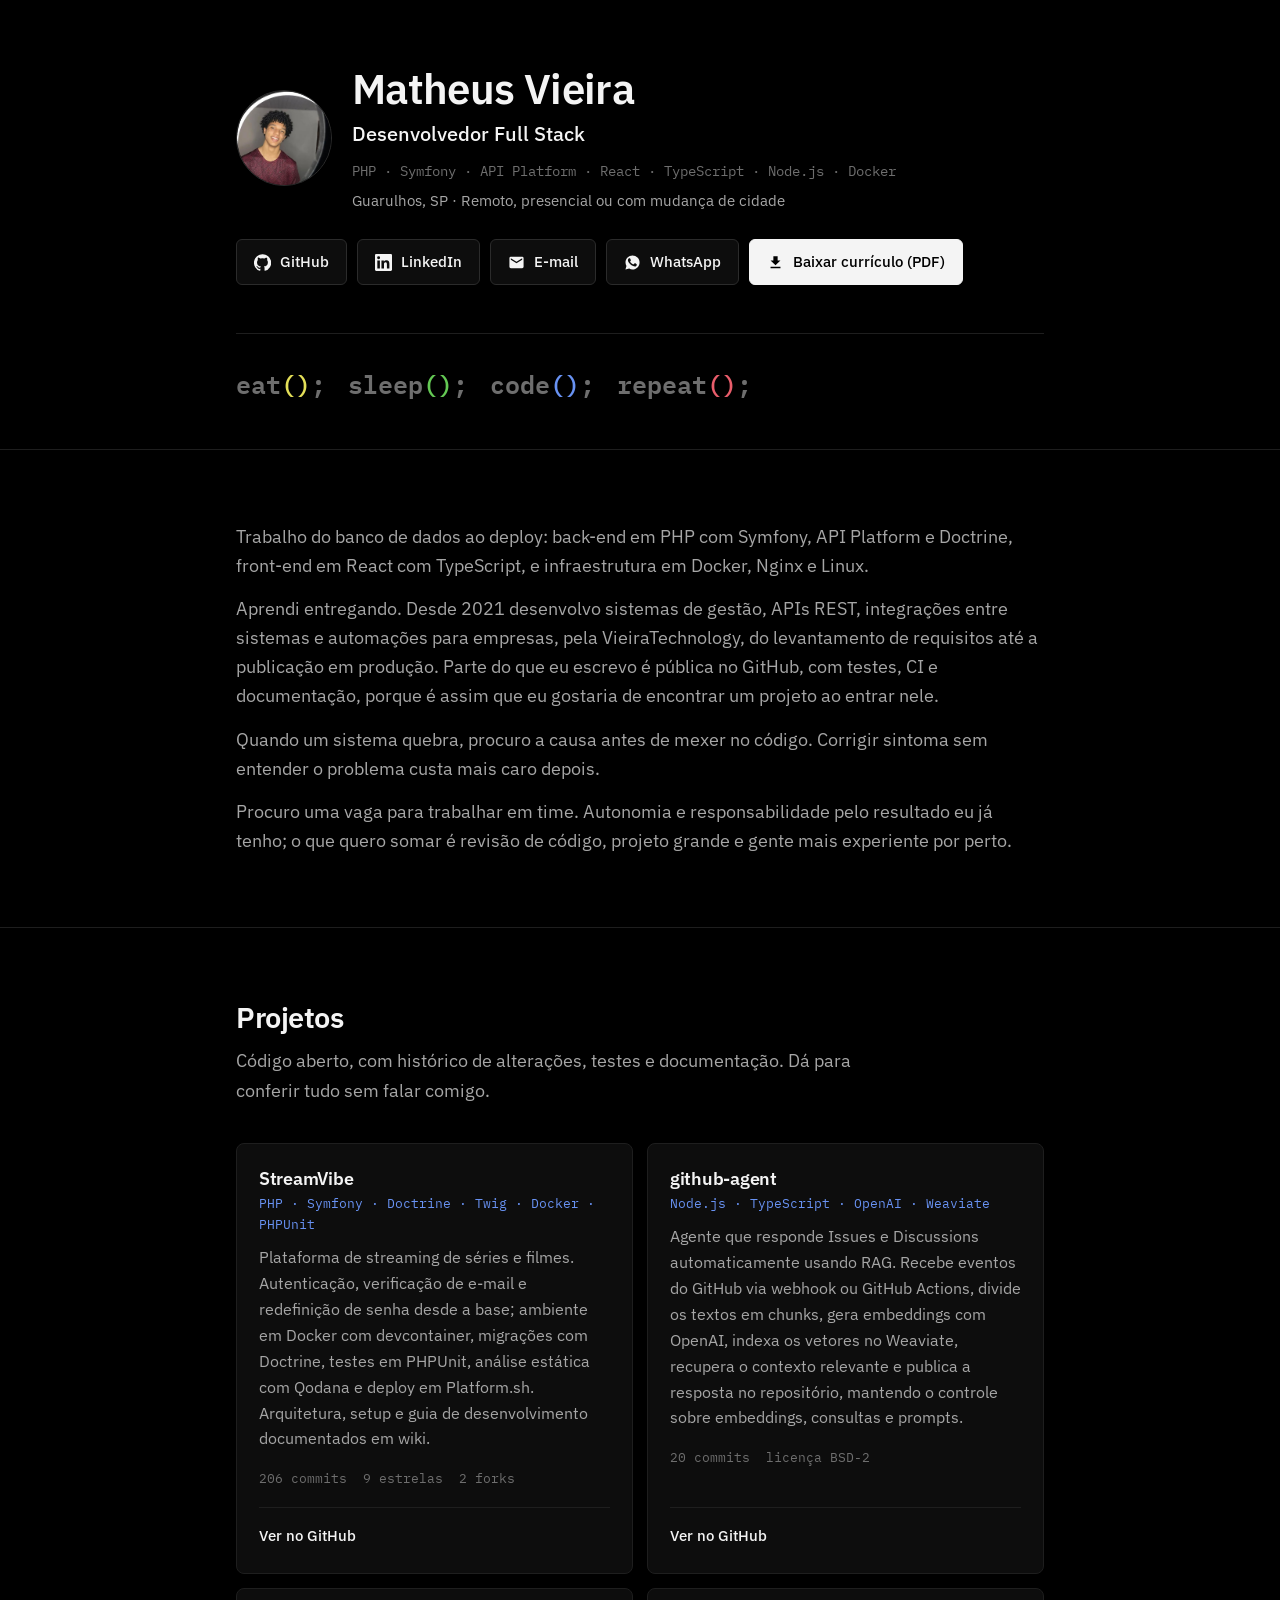
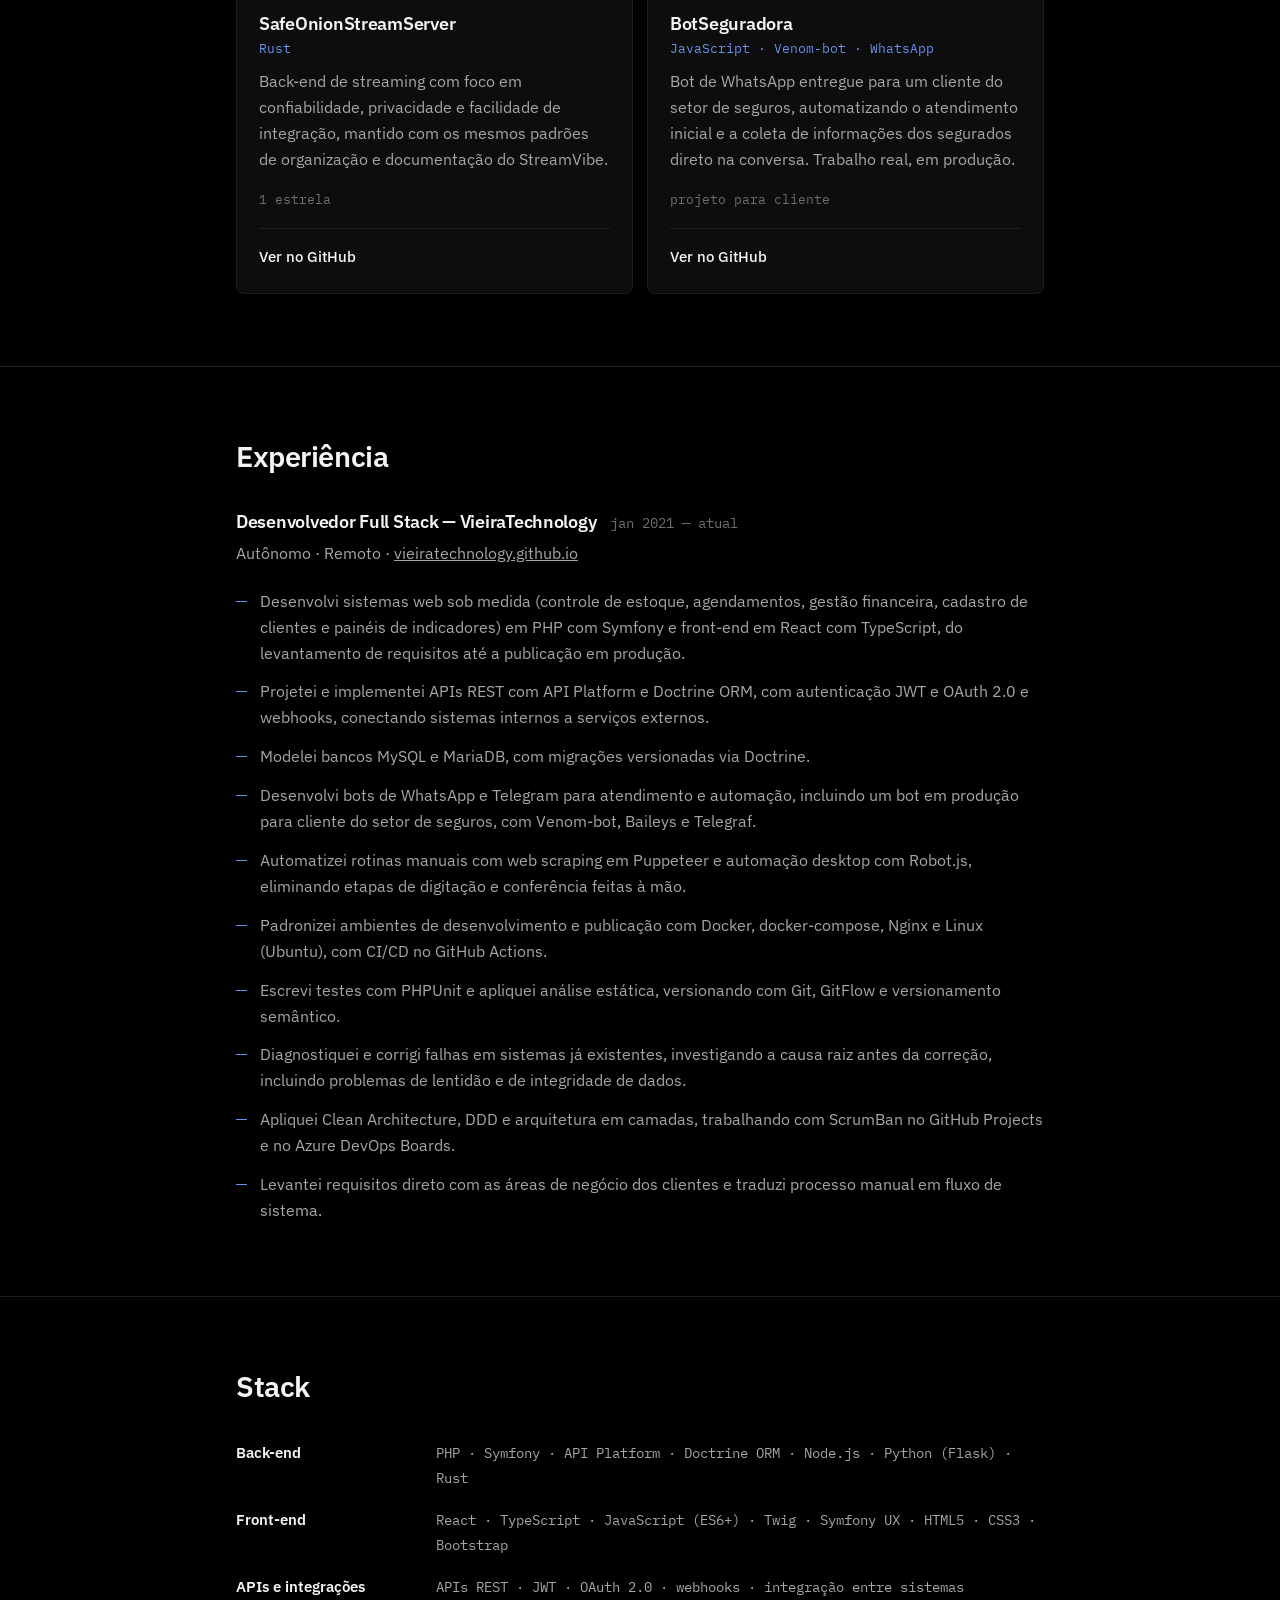
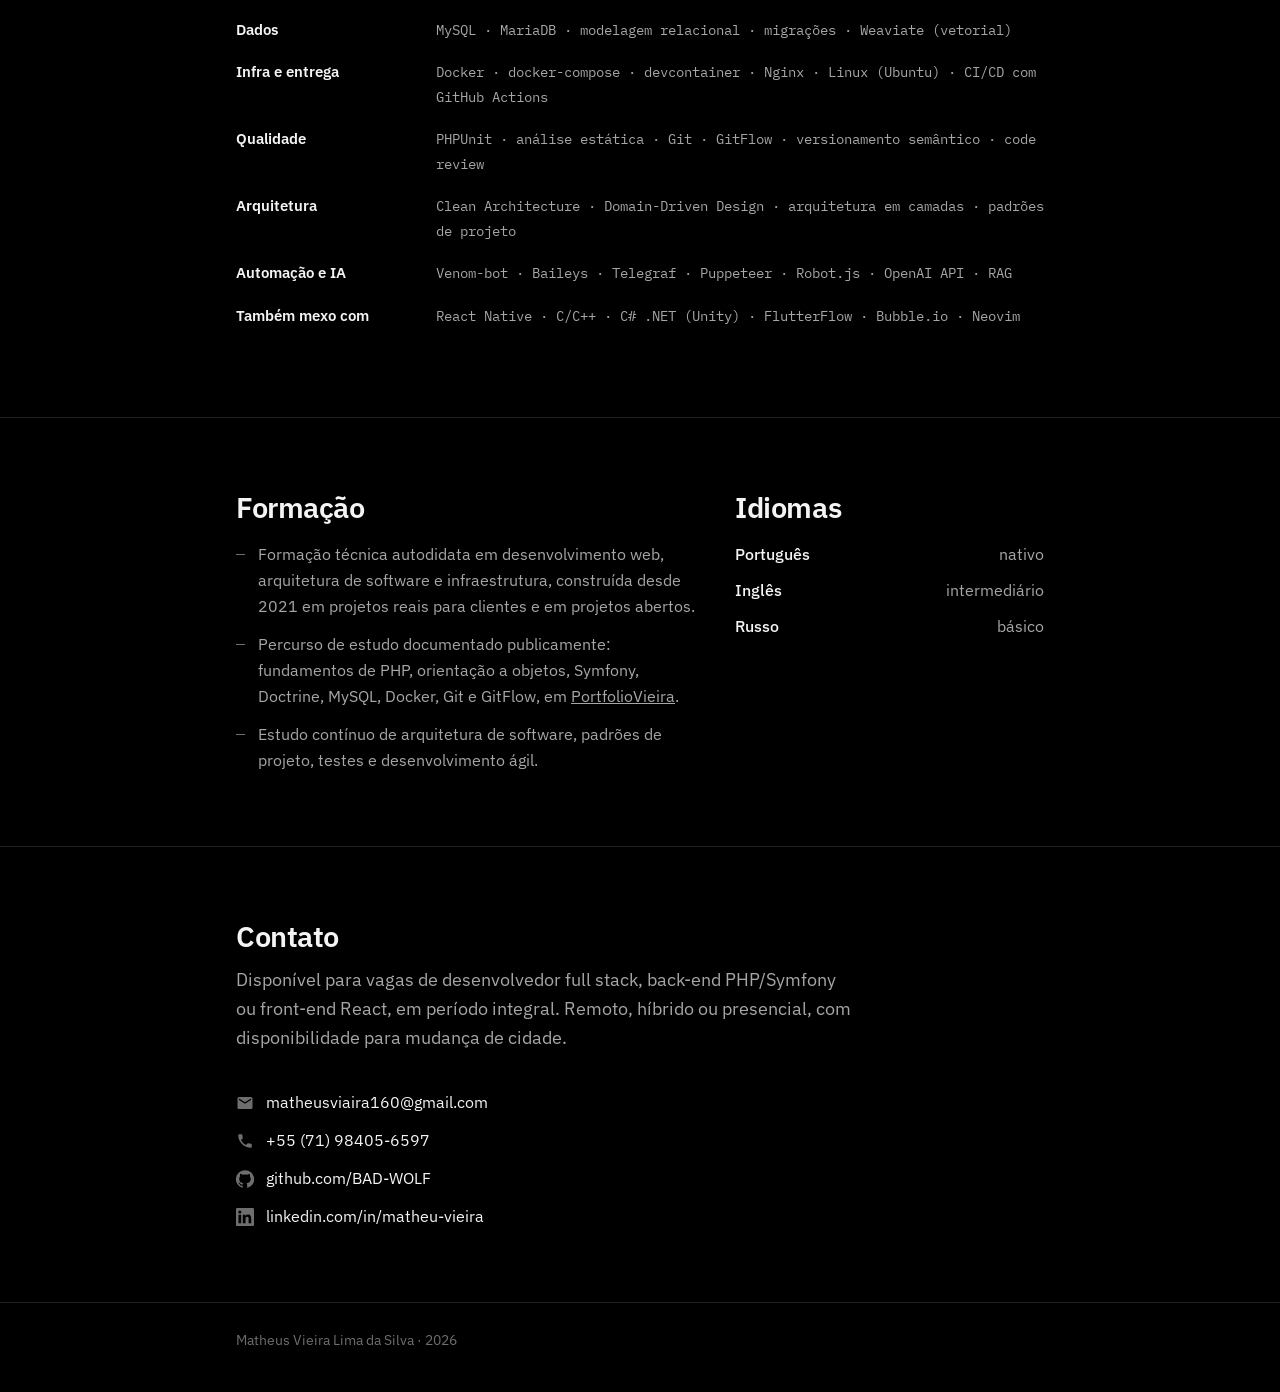
<file: index.html>
<!DOCTYPE html>
<html lang="pt-BR" id="topo">
<head>
<meta charset="utf-8">
<meta name="viewport" content="width=device-width, initial-scale=1">
<title>Matheus Vieira — Desenvolvedor Full Stack (PHP, Symfony, React, TypeScript)</title>
<meta name="description" content="Desenvolvedor full stack com mais de 5 anos entregando sistemas web, APIs, integrações e automações. Back-end em PHP com Symfony e API Platform, front-end em React com TypeScript, infraestrutura em Docker e Linux.">
<meta name="author" content="Matheus Vieira Lima da Silva">
<meta name="theme-color" content="#000000">
<link rel="canonical" href="https://bad-wolf.github.io/">

<meta property="og:type" content="profile">
<meta property="og:locale" content="pt_BR">
<meta property="og:title" content="Matheus Vieira — Desenvolvedor Full Stack">
<meta property="og:description" content="PHP, Symfony, API Platform, React, TypeScript, Node.js e Docker. Sistemas, APIs, integrações e automações entregues desde 2021, com código aberto no GitHub.">
<meta property="og:url" content="https://bad-wolf.github.io/">
<meta property="og:image" content="https://bad-wolf.github.io/assets/img/og.png">
<meta name="twitter:card" content="summary_large_image">

<link rel="icon" href="assets/img/favicon.svg" type="image/svg+xml">
<link rel="preload" href="assets/fonts/ibm-plex-sans.woff2" as="font" type="font/woff2" crossorigin>
<link rel="stylesheet" href="assets/css/style.css">
</head>

<body>
<main>

  <!-- topo: quem é, o que faz, como falar com ele -->
  <header class="topo wrap">
    <div class="id">
      <img class="retrato" src="assets/img/matheus-vieira.png" width="480" height="480"
           alt="Matheus Vieira" loading="eager">
      <div>
        <h1>Matheus Vieira</h1>
        <p class="papel">Desenvolvedor Full Stack</p>
        <p class="pilha">PHP · Symfony · API Platform · React · TypeScript · Node.js · Docker</p>
        <p class="onde">Guarulhos, SP · Remoto, presencial ou com mudança de cidade</p>
      </div>
    </div>

    <div class="acoes">
      <a class="btn" href="https://github.com/BAD-WOLF" rel="noopener">
        <svg viewBox="0 0 24 24" aria-hidden="true"><path d="M12 .3a12 12 0 0 0-3.8 23.4c.6.1.8-.3.8-.6v-2.2c-3.3.7-4-1.6-4-1.6-.6-1.4-1.4-1.8-1.4-1.8-1.1-.8.1-.7.1-.7 1.2.1 1.8 1.2 1.8 1.2 1.1 1.8 2.8 1.3 3.5 1 .1-.8.4-1.3.8-1.6-2.7-.3-5.5-1.3-5.5-5.9 0-1.3.5-2.4 1.2-3.2-.1-.3-.5-1.5.1-3.2 0 0 1-.3 3.3 1.2a11.5 11.5 0 0 1 6 0C17.3 5.1 18.3 5.4 18.3 5.4c.7 1.7.3 2.9.1 3.2.8.8 1.2 1.9 1.2 3.2 0 4.6-2.8 5.6-5.5 5.9.4.4.8 1.1.8 2.2v3.3c0 .3.2.7.8.6A12 12 0 0 0 12 .3z"/></svg>
        GitHub
      </a>
      <a class="btn" href="https://www.linkedin.com/in/matheu-vieira" rel="noopener">
        <svg viewBox="0 0 24 24" aria-hidden="true"><path d="M20.4 20.4h-3.6v-5.6c0-1.3 0-3.1-1.9-3.1s-2.2 1.5-2.2 3v5.7H9.1V9h3.4v1.6h.1a3.8 3.8 0 0 1 3.4-1.9c3.6 0 4.3 2.4 4.3 5.5v6.2zM5.1 7.4a2.1 2.1 0 1 1 0-4.2 2.1 2.1 0 0 1 0 4.2zM6.9 20.4H3.3V9h3.6v11.4zM22.2 0H1.8C.8 0 0 .8 0 1.7v20.6c0 1 .8 1.7 1.8 1.7h20.4c1 0 1.8-.8 1.8-1.7V1.7c0-.9-.8-1.7-1.8-1.7z"/></svg>
        LinkedIn
      </a>
      <a class="btn" href="mailto:matheusviaira160@gmail.com">
        <svg viewBox="0 0 24 24" aria-hidden="true"><path d="M20 4H4a2 2 0 0 0-2 2v12a2 2 0 0 0 2 2h16a2 2 0 0 0 2-2V6a2 2 0 0 0-2-2zm0 4-8 5-8-5V6l8 5 8-5v2z"/></svg>
        E-mail
      </a>
      <a class="btn" href="https://wa.me/5571984056597?text=Ol%C3%A1%2C%20Matheus!%20Vi%20o%20seu%20portf%C3%B3lio%20e%20queria%20falar%20sobre%20uma%20oportunidade." rel="noopener">
        <svg viewBox="0 0 24 24" aria-hidden="true"><path d="M12.04 2c-5.46 0-9.91 4.45-9.91 9.91 0 1.75.46 3.45 1.32 4.95L2.05 22l5.25-1.38a9.87 9.87 0 0 0 4.74 1.21h.01c5.46 0 9.91-4.45 9.91-9.91 0-2.65-1.03-5.14-2.9-7.01A9.82 9.82 0 0 0 12.04 2zm5.8 14.13c-.25.69-1.45 1.32-2.01 1.4-.54.08-1.21.11-1.95-.12-.45-.14-1.03-.33-1.77-.65-3.12-1.35-5.16-4.49-5.31-4.7-.16-.21-1.27-1.69-1.27-3.22 0-1.53.8-2.28 1.09-2.6.28-.31.62-.39.82-.39.2 0 .41 0 .59.01.19.01.44-.07.69.53.25.6.86 2.08.94 2.23.08.16.13.34.02.55-.1.21-.16.34-.31.52-.16.18-.33.4-.47.54-.16.16-.32.33-.14.64.18.31.81 1.33 1.74 2.16 1.19 1.06 2.2 1.39 2.51 1.55.31.16.49.13.67-.08.18-.21.77-.9.98-1.21.2-.31.41-.26.69-.16.28.1 1.77.84 2.07.99.31.16.51.23.59.36.08.13.08.75-.17 1.45z"/></svg>
        WhatsApp
      </a>
      <a class="btn btn-cv" href="assets/doc/curriculo-matheus-vieira.pdf" download>
        <svg viewBox="0 0 24 24" aria-hidden="true"><path d="M19 9h-4V3H9v6H5l7 7 7-7zM5 18v2h14v-2H5z"/></svg>
        Baixar currículo (PDF)
      </a>
    </div>

    <p class="assinatura">
      <span>eat<span class="p-amarelo">()</span>;</span>
      <span>sleep<span class="p-verde">()</span>;</span>
      <span>code<span class="p-azul">()</span>;</span>
      <span>repeat<span class="p-vermelho">()</span>;</span>
    </p>
  </header>

  <!-- resumo -->
  <section id="resumo">
    <div class="wrap">
      <p class="lead">Trabalho do banco de dados ao deploy: back-end em PHP com Symfony, API Platform e Doctrine, front-end em React com TypeScript, e infraestrutura em Docker, Nginx e Linux.</p>
      <p class="lead">Aprendi entregando. Desde 2021 desenvolvo sistemas de gestão, APIs REST, integrações entre sistemas e automações para empresas, pela VieiraTechnology, do levantamento de requisitos até a publicação em produção. Parte do que eu escrevo é pública no GitHub, com testes, CI e documentação, porque é assim que eu gostaria de encontrar um projeto ao entrar nele.</p>
      <p class="lead">Quando um sistema quebra, procuro a causa antes de mexer no código. Corrigir sintoma sem entender o problema custa mais caro depois.</p>
      <p class="lead">Procuro uma vaga para trabalhar em time. Autonomia e responsabilidade pelo resultado eu já tenho; o que quero somar é revisão de código, projeto grande e gente mais experiente por perto.</p>
    </div>
  </section>

  <!-- projetos: a prova vem cedo -->
  <section id="projetos">
    <div class="wrap">
      <div class="sec-head">
        <h2>Projetos</h2>
        <p class="lead">Código aberto, com histórico de alterações, testes e documentação. Dá para conferir tudo sem falar comigo.</p>
      </div>

      <div class="projetos">

        <article class="proj">
          <h3>StreamVibe</h3>
          <p class="techs">PHP · Symfony · Doctrine · Twig · Docker · PHPUnit</p>
          <p class="resumo">Plataforma de streaming de séries e filmes. Autenticação, verificação de e-mail e redefinição de senha desde a base; ambiente em Docker com devcontainer, migrações com Doctrine, testes em PHPUnit, análise estática com Qodana e deploy em Platform.sh. Arquitetura, setup e guia de desenvolvimento documentados em wiki.</p>
          <p class="dados" data-repo="BAD-WOLF/StreamVibe">
            <span>206 commits</span>
            <span data-gh="stars">9 estrelas</span>
            <span data-gh="forks">2 forks</span>
          </p>
          <a class="ver" href="https://github.com/BAD-WOLF/StreamVibe" rel="noopener">Ver no GitHub</a>
        </article>

        <article class="proj">
          <h3>github-agent</h3>
          <p class="techs">Node.js · TypeScript · OpenAI · Weaviate</p>
          <p class="resumo">Agente que responde Issues e Discussions automaticamente usando RAG. Recebe eventos do GitHub via webhook ou GitHub Actions, divide os textos em chunks, gera embeddings com OpenAI, indexa os vetores no Weaviate, recupera o contexto relevante e publica a resposta no repositório, mantendo o controle sobre embeddings, consultas e prompts.</p>
          <p class="dados" data-repo="BAD-WOLF/github-agent">
            <span>20 commits</span>
            <span>licença BSD-2</span>
          </p>
          <a class="ver" href="https://github.com/BAD-WOLF/github-agent" rel="noopener">Ver no GitHub</a>
        </article>

        <article class="proj">
          <h3>SafeOnionStreamServer</h3>
          <p class="techs">Rust</p>
          <p class="resumo">Back-end de streaming com foco em confiabilidade, privacidade e facilidade de integração, mantido com os mesmos padrões de organização e documentação do StreamVibe.</p>
          <p class="dados" data-repo="BAD-WOLF/SafeOnionStreamServer">
            <span data-gh="stars">1 estrela</span>
          </p>
          <a class="ver" href="https://github.com/BAD-WOLF/SafeOnionStreamServer" rel="noopener">Ver no GitHub</a>
        </article>

        <article class="proj">
          <h3>BotSeguradora</h3>
          <p class="techs">JavaScript · Venom-bot · WhatsApp</p>
          <p class="resumo">Bot de WhatsApp entregue para um cliente do setor de seguros, automatizando o atendimento inicial e a coleta de informações dos segurados direto na conversa. Trabalho real, em produção.</p>
          <p class="dados"><span>projeto para cliente</span></p>
          <a class="ver" href="https://github.com/BAD-WOLF/BotSeguradora" rel="noopener">Ver no GitHub</a>
        </article>

      </div>
    </div>
  </section>

  <!-- experiência -->
  <section id="experiencia">
    <div class="wrap">
      <div class="sec-head">
        <h2>Experiência</h2>
      </div>

      <div class="cargo">
        <h3>Desenvolvedor Full Stack — VieiraTechnology</h3>
        <span class="quando">jan 2021 — atual</span>
      </div>
      <p class="onde-trab">Autônomo · Remoto · <a href="https://vieiratechnology.github.io" rel="noopener">vieiratechnology.github.io</a></p>

      <ul class="entregas">
        <li>Desenvolvi sistemas web sob medida (controle de estoque, agendamentos, gestão financeira, cadastro de clientes e painéis de indicadores) em PHP com Symfony e front-end em React com TypeScript, do levantamento de requisitos até a publicação em produção.</li>
        <li>Projetei e implementei APIs REST com API Platform e Doctrine ORM, com autenticação JWT e OAuth 2.0 e webhooks, conectando sistemas internos a serviços externos.</li>
        <li>Modelei bancos MySQL e MariaDB, com migrações versionadas via Doctrine.</li>
        <li>Desenvolvi bots de WhatsApp e Telegram para atendimento e automação, incluindo um bot em produção para cliente do setor de seguros, com Venom-bot, Baileys e Telegraf.</li>
        <li>Automatizei rotinas manuais com web scraping em Puppeteer e automação desktop com Robot.js, eliminando etapas de digitação e conferência feitas à mão.</li>
        <li>Padronizei ambientes de desenvolvimento e publicação com Docker, docker-compose, Nginx e Linux (Ubuntu), com CI/CD no GitHub Actions.</li>
        <li>Escrevi testes com PHPUnit e apliquei análise estática, versionando com Git, GitFlow e versionamento semântico.</li>
        <li>Diagnostiquei e corrigi falhas em sistemas já existentes, investigando a causa raiz antes da correção, incluindo problemas de lentidão e de integridade de dados.</li>
        <li>Apliquei Clean Architecture, DDD e arquitetura em camadas, trabalhando com ScrumBan no GitHub Projects e no Azure DevOps Boards.</li>
        <li>Levantei requisitos direto com as áreas de negócio dos clientes e traduzi processo manual em fluxo de sistema.</li>
      </ul>
    </div>
  </section>

  <!-- stack -->
  <section id="stack">
    <div class="wrap">
      <div class="sec-head">
        <h2>Stack</h2>
      </div>

      <dl class="stack">
        <div class="stack-linha"><dt>Back-end</dt><dd>PHP · Symfony · API Platform · Doctrine ORM · Node.js · Python (Flask) · Rust</dd></div>
        <div class="stack-linha"><dt>Front-end</dt><dd>React · TypeScript · JavaScript (ES6+) · Twig · Symfony UX · HTML5 · CSS3 · Bootstrap</dd></div>
        <div class="stack-linha"><dt>APIs e integrações</dt><dd>APIs REST · JWT · OAuth 2.0 · webhooks · integração entre sistemas</dd></div>
        <div class="stack-linha"><dt>Dados</dt><dd>MySQL · MariaDB · modelagem relacional · migrações · Weaviate (vetorial)</dd></div>
        <div class="stack-linha"><dt>Infra e entrega</dt><dd>Docker · docker-compose · devcontainer · Nginx · Linux (Ubuntu) · CI/CD com GitHub Actions</dd></div>
        <div class="stack-linha"><dt>Qualidade</dt><dd>PHPUnit · análise estática · Git · GitFlow · versionamento semântico · code review</dd></div>
        <div class="stack-linha"><dt>Arquitetura</dt><dd>Clean Architecture · Domain-Driven Design · arquitetura em camadas · padrões de projeto</dd></div>
        <div class="stack-linha"><dt>Automação e IA</dt><dd>Venom-bot · Baileys · Telegraf · Puppeteer · Robot.js · OpenAI API · RAG</dd></div>
        <div class="stack-linha"><dt>Também mexo com</dt><dd>React Native · C/C++ · C# .NET (Unity) · FlutterFlow · Bubble.io · Neovim</dd></div>
      </dl>
    </div>
  </section>

  <!-- formação e idiomas -->
  <section id="formacao">
    <div class="wrap duas">
      <div>
        <h2>Formação</h2>
        <ul class="lista">
          <li>Formação técnica autodidata em desenvolvimento web, arquitetura de software e infraestrutura, construída desde 2021 em projetos reais para clientes e em projetos abertos.</li>
          <li>Percurso de estudo documentado publicamente: fundamentos de PHP, orientação a objetos, Symfony, Doctrine, MySQL, Docker, Git e GitFlow, em <a href="https://github.com/BAD-WOLF/PortfolioVieira" rel="noopener">PortfolioVieira</a>.</li>
          <li>Estudo contínuo de arquitetura de software, padrões de projeto, testes e desenvolvimento ágil.</li>
        </ul>
      </div>

      <div>
        <h2>Idiomas</h2>
        <div class="idiomas">
          <div><strong>Português</strong><span>nativo</span></div>
          <div><strong>Inglês</strong><span>intermediário</span></div>
          <div><strong>Russo</strong><span>básico</span></div>
        </div>
      </div>
    </div>
  </section>

  <!-- contato -->
  <section id="contato">
    <div class="wrap">
      <div class="sec-head">
        <h2>Contato</h2>
        <p class="lead">Disponível para vagas de desenvolvedor full stack, back-end PHP/Symfony ou front-end React, em período integral. Remoto, híbrido ou presencial, com disponibilidade para mudança de cidade.</p>
      </div>

      <ul class="contatos">
        <li>
          <svg viewBox="0 0 24 24" aria-hidden="true"><path d="M20 4H4a2 2 0 0 0-2 2v12a2 2 0 0 0 2 2h16a2 2 0 0 0 2-2V6a2 2 0 0 0-2-2zm0 4-8 5-8-5V6l8 5 8-5v2z"/></svg>
          <a href="mailto:matheusviaira160@gmail.com">matheusviaira160@gmail.com</a>
        </li>
        <li>
          <svg viewBox="0 0 24 24" aria-hidden="true"><path d="M6.6 10.8a15.1 15.1 0 0 0 6.6 6.6l2.2-2.2c.3-.3.7-.4 1-.2 1.1.4 2.3.6 3.6.6.6 0 1 .4 1 1V20c0 .6-.4 1-1 1A17 17 0 0 1 3 4c0-.6.4-1 1-1h3.5c.6 0 1 .4 1 1 0 1.2.2 2.4.6 3.6.1.3 0 .7-.2 1l-2.3 2.2z"/></svg>
          <a href="https://wa.me/5571984056597" rel="noopener">+55 (71) 98405-6597</a>
        </li>
        <li>
          <svg viewBox="0 0 24 24" aria-hidden="true"><path d="M12 .3a12 12 0 0 0-3.8 23.4c.6.1.8-.3.8-.6v-2.2c-3.3.7-4-1.6-4-1.6-.6-1.4-1.4-1.8-1.4-1.8-1.1-.8.1-.7.1-.7 1.2.1 1.8 1.2 1.8 1.2 1.1 1.8 2.8 1.3 3.5 1 .1-.8.4-1.3.8-1.6-2.7-.3-5.5-1.3-5.5-5.9 0-1.3.5-2.4 1.2-3.2-.1-.3-.5-1.5.1-3.2 0 0 1-.3 3.3 1.2a11.5 11.5 0 0 1 6 0C17.3 5.1 18.3 5.4 18.3 5.4c.7 1.7.3 2.9.1 3.2.8.8 1.2 1.9 1.2 3.2 0 4.6-2.8 5.6-5.5 5.9.4.4.8 1.1.8 2.2v3.3c0 .3.2.7.8.6A12 12 0 0 0 12 .3z"/></svg>
          <a href="https://github.com/BAD-WOLF" rel="noopener">github.com/BAD-WOLF</a>
        </li>
        <li>
          <svg viewBox="0 0 24 24" aria-hidden="true"><path d="M20.4 20.4h-3.6v-5.6c0-1.3 0-3.1-1.9-3.1s-2.2 1.5-2.2 3v5.7H9.1V9h3.4v1.6h.1a3.8 3.8 0 0 1 3.4-1.9c3.6 0 4.3 2.4 4.3 5.5v6.2zM5.1 7.4a2.1 2.1 0 1 1 0-4.2 2.1 2.1 0 0 1 0 4.2zM6.9 20.4H3.3V9h3.6v11.4zM22.2 0H1.8C.8 0 0 .8 0 1.7v20.6c0 1 .8 1.7 1.8 1.7h20.4c1 0 1.8-.8 1.8-1.7V1.7c0-.9-.8-1.7-1.8-1.7z"/></svg>
          <a href="https://www.linkedin.com/in/matheu-vieira" rel="noopener">linkedin.com/in/matheu-vieira</a>
        </li>
      </ul>
    </div>
  </section>

</main>

<footer>
  <div class="wrap">Matheus Vieira Lima da Silva · <span id="ano">2026</span></div>
</footer>

<script type="application/ld+json">
{
  "@context": "https://schema.org",
  "@type": "Person",
  "name": "Matheus Vieira Lima da Silva",
  "alternateName": "Matheus Vieira",
  "jobTitle": "Desenvolvedor Full Stack",
  "url": "https://bad-wolf.github.io/",
  "email": "mailto:matheusviaira160@gmail.com",
  "telephone": "+5571984056597",
  "address": { "@type": "PostalAddress", "addressLocality": "Guarulhos", "addressRegion": "SP", "addressCountry": "BR" },
  "sameAs": [
    "https://github.com/BAD-WOLF",
    "https://www.linkedin.com/in/matheu-vieira",
    "https://vieiratechnology.github.io"
  ],
  "knowsLanguage": ["pt-BR", "en"],
  "knowsAbout": ["PHP","Symfony","API Platform","Doctrine ORM","React","TypeScript","JavaScript","Node.js","APIs REST","Docker","MySQL","Linux","Nginx","Git","CI/CD","Clean Architecture","Domain-Driven Design"],
  "worksFor": {
    "@type": "Organization",
    "name": "VieiraTechnology",
    "url": "https://vieiratechnology.github.io"
  }
}
</script>

<script src="assets/js/main.js" defer></script>
</body>
</html>
</file>
<file: assets/css/style.css>
/* ==========================================================================
   Matheus Vieira — portfólio
   Ordem: fontes, tokens, base, topo, assinatura, resumo, projetos,
          experiência, stack, formação, contato, rodapé, responsivo.
   ========================================================================== */

/* --- fontes (locais, sem Google Fonts) ---------------------------------- */
@font-face{
  font-family:"Plex Sans";
  src:url("../fonts/ibm-plex-sans.woff2") format("woff2-variations"),
      url("../fonts/ibm-plex-sans.woff2") format("woff2");
  font-weight:100 700; font-style:normal; font-display:swap;
}
@font-face{
  font-family:"Plex Mono";
  src:url("../fonts/ibm-plex-mono-400.woff2") format("woff2");
  font-weight:400; font-style:normal; font-display:swap;
}
@font-face{
  font-family:"Plex Mono";
  src:url("../fonts/ibm-plex-mono-600.woff2") format("woff2");
  font-weight:600; font-style:normal; font-display:swap;
}

/* --- tokens ------------------------------------------------------------- */
:root{
  --black:#000;
  --surface:#0d0d0d;
  --line:#1e1e1e;
  --line-forte:#2b2b2b;
  --ink:#f4f4f4;
  --muted:#a6a6a6;
  --dim:#6e6e6e;

  /* as quatro cores da assinatura: eat() sleep() code() repeat() */
  --amarelo:#e4df58;
  --verde:#64c954;
  --azul:#6892f3;    /* code() — acento principal do site */
  --vermelho:#e95d6b;

  --sans:"Plex Sans",-apple-system,BlinkMacSystemFont,"Segoe UI",Roboto,Arial,sans-serif;
  --mono:"Plex Mono",ui-monospace,SFMono-Regular,Menlo,Consolas,monospace;
  --pad:clamp(20px,5vw,36px);
}

/* --- base --------------------------------------------------------------- */
*{box-sizing:border-box}
html{scroll-behavior:smooth}
body{
  margin:0;background:var(--black);color:var(--ink);
  font-family:var(--sans);font-size:17px;line-height:1.62;
  -webkit-font-smoothing:antialiased;
}
img{max-width:100%;height:auto}
a{color:inherit}
a:focus-visible,button:focus-visible{outline:2px solid var(--azul);outline-offset:3px}

.wrap{width:100%;max-width:880px;margin:0 auto;padding-left:var(--pad);padding-right:var(--pad)}
section{padding:clamp(44px,7vw,72px) 0;border-top:1px solid var(--line)}

h1,h2,h3{margin:0;line-height:1.18;font-weight:600;letter-spacing:-.015em}
h2{font-size:clamp(23px,3.6vw,29px)}
h3{font-size:18px}
p{margin:0}
.lead{color:var(--muted);font-size:clamp(16px,2.1vw,18px)}
.lead+.lead{margin-top:14px}
.sec-head{max-width:62ch;margin-bottom:clamp(26px,4vw,38px);display:grid;gap:12px}

/* --- topo --------------------------------------------------------------- */
/* só vertical: o lateral vem do .wrap e o shorthand o zerava */
.topo{padding-top:clamp(38px,7vw,64px);padding-bottom:clamp(30px,5vw,44px);border-top:0}
.id{display:flex;align-items:center;gap:20px;flex-wrap:wrap}
.retrato{
  width:96px;height:96px;flex:none;border-radius:50%;
  background:var(--surface);border:1px solid var(--line-forte);
}
.id h1{font-size:clamp(30px,5.4vw,42px)}
.papel{color:var(--ink);font-size:clamp(17px,2.4vw,20px);font-weight:500;margin-top:4px}
.pilha{font-family:var(--mono);font-size:14px;color:var(--dim);margin-top:10px}
.onde{color:var(--muted);font-size:15px;margin-top:6px}

.acoes{display:flex;flex-wrap:wrap;gap:10px;margin-top:26px}
.btn{
  display:inline-flex;align-items:center;gap:9px;
  min-height:44px;padding:10px 17px;border-radius:6px;
  text-decoration:none;font-size:15px;font-weight:500;
  color:var(--ink);background:var(--surface);border:1px solid var(--line-forte);
}
.btn:hover{border-color:#3d3d3d;background:#141414}
.btn svg{width:17px;height:17px;fill:currentColor;flex:none}
.btn-cv{background:var(--ink);color:#000;border-color:var(--ink)}
.btn-cv:hover{background:#fff;border-color:#fff}

/* --- assinatura: aparece uma vez só, e é a identidade dele -------------- */
.assinatura{
  margin-top:clamp(32px,5vw,48px);padding-top:clamp(22px,3.5vw,30px);
  border-top:1px solid var(--line);
  font-family:var(--mono);font-weight:600;
  font-size:clamp(15px,3.4vw,25px);color:var(--dim);
  display:flex;flex-wrap:wrap;gap:6px 22px;
}
.assinatura span{white-space:nowrap}
.p-amarelo{color:var(--amarelo)}
.p-verde{color:var(--verde)}
.p-azul{color:var(--azul)}
.p-vermelho{color:var(--vermelho)}

/* --- projetos ----------------------------------------------------------- */
.projetos{display:grid;gap:14px;grid-template-columns:repeat(auto-fit,minmax(min(320px,100%),1fr))}
.proj{
  background:var(--surface);border:1px solid var(--line);border-radius:8px;
  padding:24px 22px;display:flex;flex-direction:column;
}
.proj h3{margin-bottom:4px}
.proj .resumo{color:var(--muted);font-size:16px;margin-top:10px}
.proj .techs{font-family:var(--mono);font-size:13px;color:var(--azul)}
.proj .dados{
  font-family:var(--mono);font-size:13px;color:var(--dim);
  margin-top:16px;margin-bottom:18px;display:flex;flex-wrap:wrap;gap:4px 16px;
}
.proj .ver{
  margin-top:auto;padding-top:16px;border-top:1px solid var(--line);
  font-size:15px;font-weight:500;text-decoration:none;color:var(--ink);
}
.proj .ver:hover{text-decoration:underline}

/* --- experiência -------------------------------------------------------- */
.cargo{display:flex;flex-wrap:wrap;align-items:baseline;gap:6px 14px}
.cargo .quando{font-family:var(--mono);font-size:14px;color:var(--dim)}
.onde-trab{color:var(--muted);font-size:16px;margin-top:6px}
.entregas{list-style:none;margin:22px 0 0;padding:0;display:grid;gap:13px}
.entregas li{color:var(--muted);font-size:16px;padding-left:24px;position:relative}
.entregas li::before{
  content:"";position:absolute;left:0;top:12px;width:11px;height:1px;background:var(--azul);
}

/* --- stack -------------------------------------------------------------- */
.stack{display:grid;gap:18px}
.stack-linha{display:grid;grid-template-columns:180px 1fr;gap:6px 20px;align-items:baseline}
.stack-linha dt{font-size:15px;font-weight:600;color:var(--ink)}
.stack-linha dd{margin:0;font-family:var(--mono);font-size:14px;color:var(--muted);line-height:1.75}

/* --- formação, idiomas -------------------------------------------------- */
.duas{display:grid;gap:36px;grid-template-columns:1.2fr .8fr;align-items:start}
.lista{list-style:none;margin:18px 0 0;padding:0;display:grid;gap:12px}
.lista li{color:var(--muted);font-size:16px;padding-left:22px;position:relative}
.lista li::before{content:"";position:absolute;left:0;top:12px;width:9px;height:1px;background:var(--dim)}
.idiomas{display:grid;gap:10px;margin-top:18px}
.idiomas div{display:flex;justify-content:space-between;gap:16px;font-size:16px;color:var(--muted)}
.idiomas strong{color:var(--ink);font-weight:500}

/* --- contato ------------------------------------------------------------ */
.contatos{list-style:none;margin:22px 0 0;padding:0;display:grid;gap:12px}
.contatos li{display:flex;align-items:center;gap:12px;font-size:16px;color:var(--muted)}
.contatos svg{width:18px;height:18px;fill:var(--dim);flex:none}
.contatos a{color:var(--ink);text-decoration:none}
.contatos a:hover{text-decoration:underline}

footer{border-top:1px solid var(--line);padding:26px 0 40px;color:var(--dim);font-size:14px}

/* --- responsivo --------------------------------------------------------- */
@media (max-width:720px){
  .duas{grid-template-columns:1fr;gap:30px}
  .stack-linha{grid-template-columns:1fr;gap:4px}
  .retrato{width:76px;height:76px}
  .id{gap:16px}
}

/* --- acessibilidade ----------------------------------------------------- */
@media (prefers-reduced-motion:reduce){
  html{scroll-behavior:auto}
  *{transition:none !important;animation:none !important}
}
</file>
